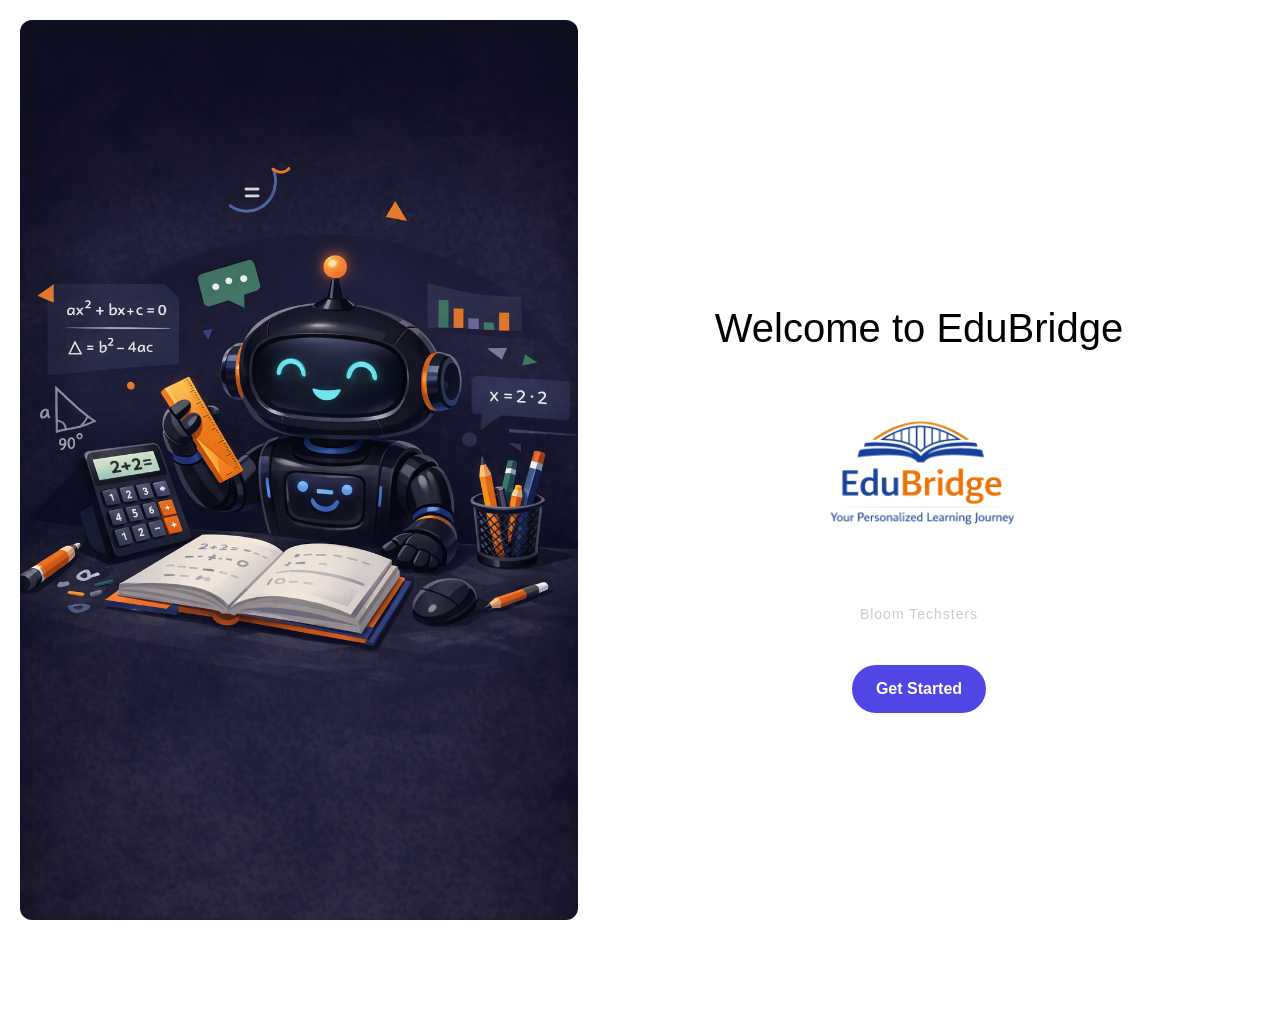
<file: index.html>
<!DOCTYPE html>
<html lang="en">
<head>
  <meta charset="UTF-8">
  <meta name="viewport" content="width=device-width, initial-scale=1.0">
  <title>EduBridge</title>
  <link rel="stylesheet" href="css/style.css">
</head>
<body>

  <div class="page-layout">

    <!-- Left Image -->
    <div class="page-banner">
      <img src="assets/edubridge_robot.png" alt="EduBridgeBot" style="border-radius:12px;">
    </div>

    <!-- Right Content -->
    <div class="page-content">
      <div class="container center">
        <h1>Welcome to EduBridge</h1>
        <img src="assets/logo.png" alt="EduBridge Logo">
        <p class="brand-name">Bloom Techsters</p>
        <a class="btn-primary" href="signup.html">Get Started</a>
      </div>
    </div>

  </div>

</body>
</html>
</file>
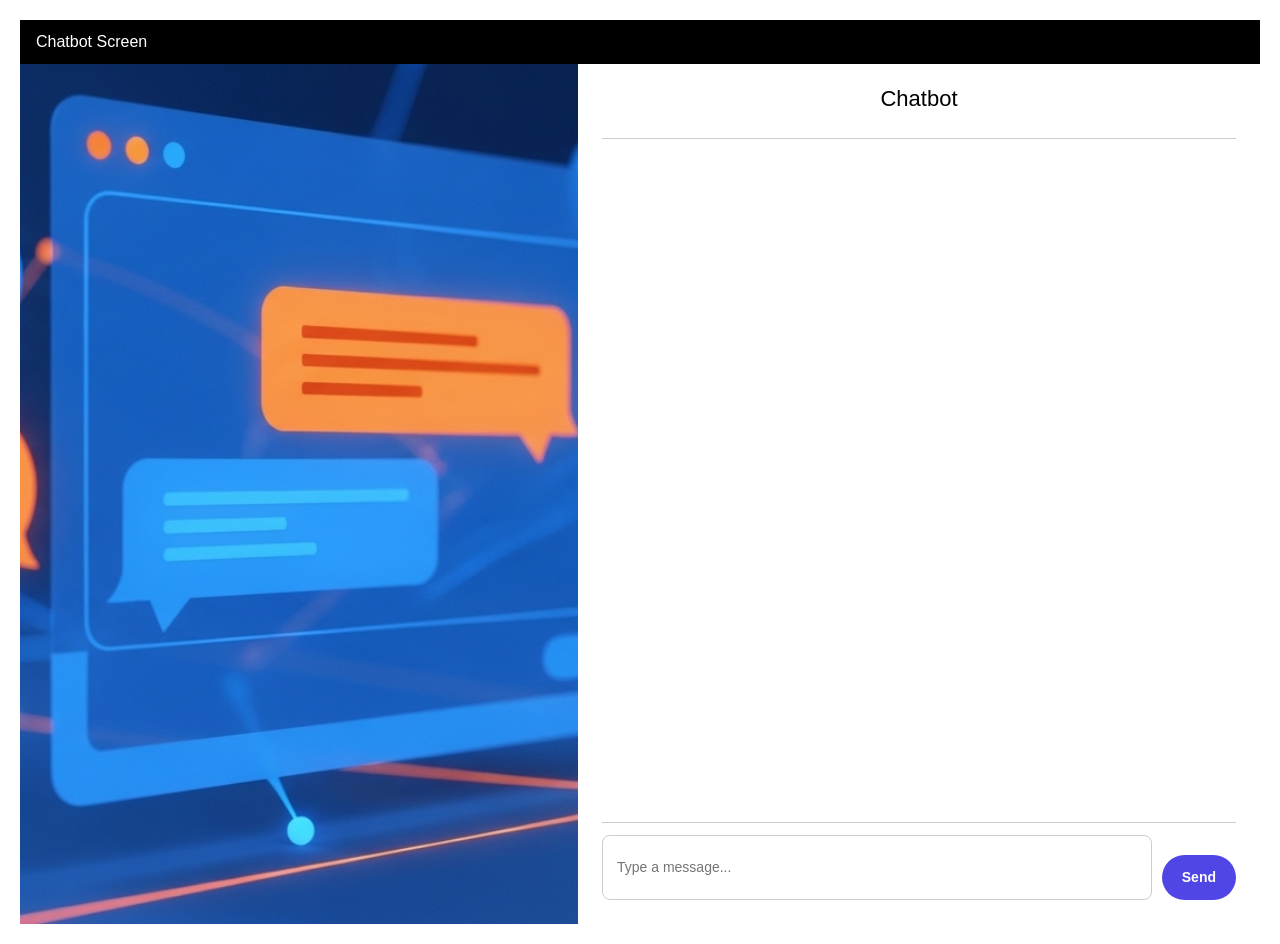
<file: chatbot.html>
<!DOCTYPE html>
<html lang="en">
<head>
  <meta charset="UTF-8">
  <meta name="viewport" content="width=device-width, initial-scale=1.0">
  <title>Chatbot Screen - EduBridge</title>
  <link rel="stylesheet" href="css/style.css">
</head>
<body>

  <header class="topbar">
    <span>Chatbot Screen</span>
  </header>

  <div class="chatbot-layout">

    <!-- Left: Image Panel -->
    <div class="chatbot-banner">
      <img src="assets/chatbox.png" alt="AI Chatbox">
    </div>

    <!-- Right: Chat Panel -->
    <div class="chatbot-panel">

      <h1>Chatbot</h1>
      <hr>

      <!-- Messages -->
      <div id="chat-box"></div>

      <hr>

      <!-- Input -->
      <div class="chat-input">
        <input id="user-input" type="text" placeholder="Type a message...">
        <button id="send-btn" class="btn-primary">Send</button>
      </div>

    </div>
  </div>

  <script src="js/chatbot.js"></script>
</body>
</html>
</file>
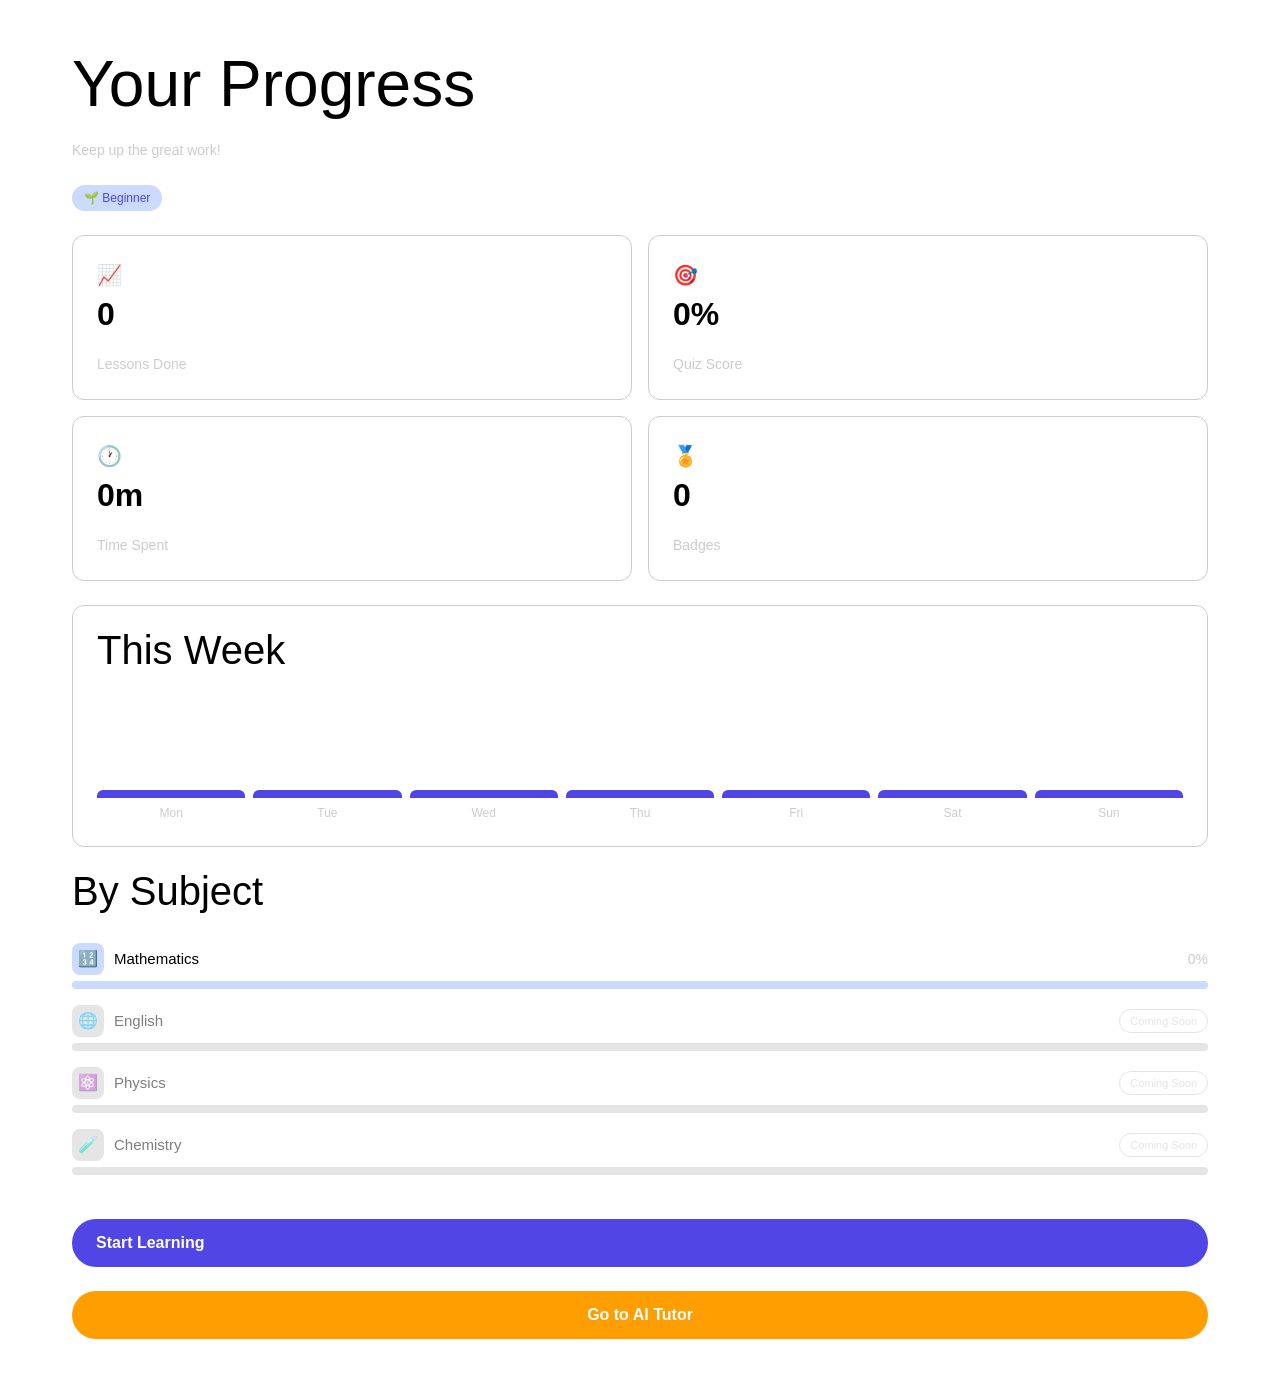
<file: dashboard.html>
<!DOCTYPE html>
<html lang="en">
<head>
  <meta charset="UTF-8">
  <meta name="viewport" content="width=device-width, initial-scale=1.0">
  <title>Dashboard - EduBridge</title>
  <link rel="stylesheet" href="css/style.css">
</head>
<body>

  <div class="dashboard-container">

    <!-- Page Title -->
    <h1>Your Progress</h1>
    <p class="dashboard-subtitle">Keep up the great work!</p>

    <!-- Level Badge -->
    <span id="user-level-badge" class="level-tag"></span>

    <!-- Stat Cards -->
    <div class="stats-grid">

      <div class="stat-card">
        <span class="stat-icon">📈</span>
        <h2 id="lessons-done">0</h2>
        <p>Lessons Done</p>
      </div>

      <div class="stat-card">
        <span class="stat-icon">🎯</span>
        <h2 id="quiz-score">0%</h2>
        <p>Quiz Score</p>
      </div>

      <div class="stat-card">
        <span class="stat-icon">🕐</span>
        <h2 id="time-spent">0m</h2>
        <p>Time Spent</p>
      </div>

      <div class="stat-card">
        <span class="stat-icon">🏅</span>
        <h2 id="badges">0</h2>
        <p>Badges</p>
      </div>

    </div>

    <!-- This Week -->
    <div class="week-card">
      <h3>This Week</h3>
      <!-- Bars are generated dynamically by dashboard.js -->
      <div class="week-chart"></div>
    </div>

    <!-- By Subject -->
    <div class="subject-section">
      <h3>By Subject</h3>

      <!-- Mathematics — Active -->
      <div class="subject-item">
        <div class="subject-header">
          <span class="subject-icon">🔢</span>
          <span class="subject-name">Mathematics</span>
          <span class="subject-percent">0%</span>
        </div>
        <div class="subject-bar">
          <div class="subject-fill" style="width: 0%;"></div>
        </div>
      </div>

      <!-- English — Coming Soon -->
      <div class="subject-item subject-locked">
        <div class="subject-header">
          <span class="subject-icon">🌐</span>
          <span class="subject-name">English</span>
          <span class="coming-soon-badge">Coming Soon</span>
        </div>
        <div class="subject-bar">
          <div class="subject-fill" style="width: 0%;"></div>
        </div>
      </div>

      <!-- Physics — Coming Soon -->
      <div class="subject-item subject-locked">
        <div class="subject-header">
          <span class="subject-icon">⚛️</span>
          <span class="subject-name">Physics</span>
          <span class="coming-soon-badge">Coming Soon</span>
        </div>
        <div class="subject-bar">
          <div class="subject-fill" style="width: 0%;"></div>
        </div>
      </div>

      <!-- Chemistry — Coming Soon -->
      <div class="subject-item subject-locked">
        <div class="subject-header">
          <span class="subject-icon">🧪</span>
          <span class="subject-name">Chemistry</span>
          <span class="coming-soon-badge">Coming Soon</span>
        </div>
        <div class="subject-bar">
          <div class="subject-fill" style="width: 0%;"></div>
        </div>
      </div>

    </div>

    <!-- Navigation -->
    <a class="btn-primary" href="lesson.html">Start Learning</a>
    <a class="btn-secondary" href="chatbot.html">Go to AI Tutor</a>

  </div>

  <script src="js/dashboard.js"></script>
</body>
</html>
</file>
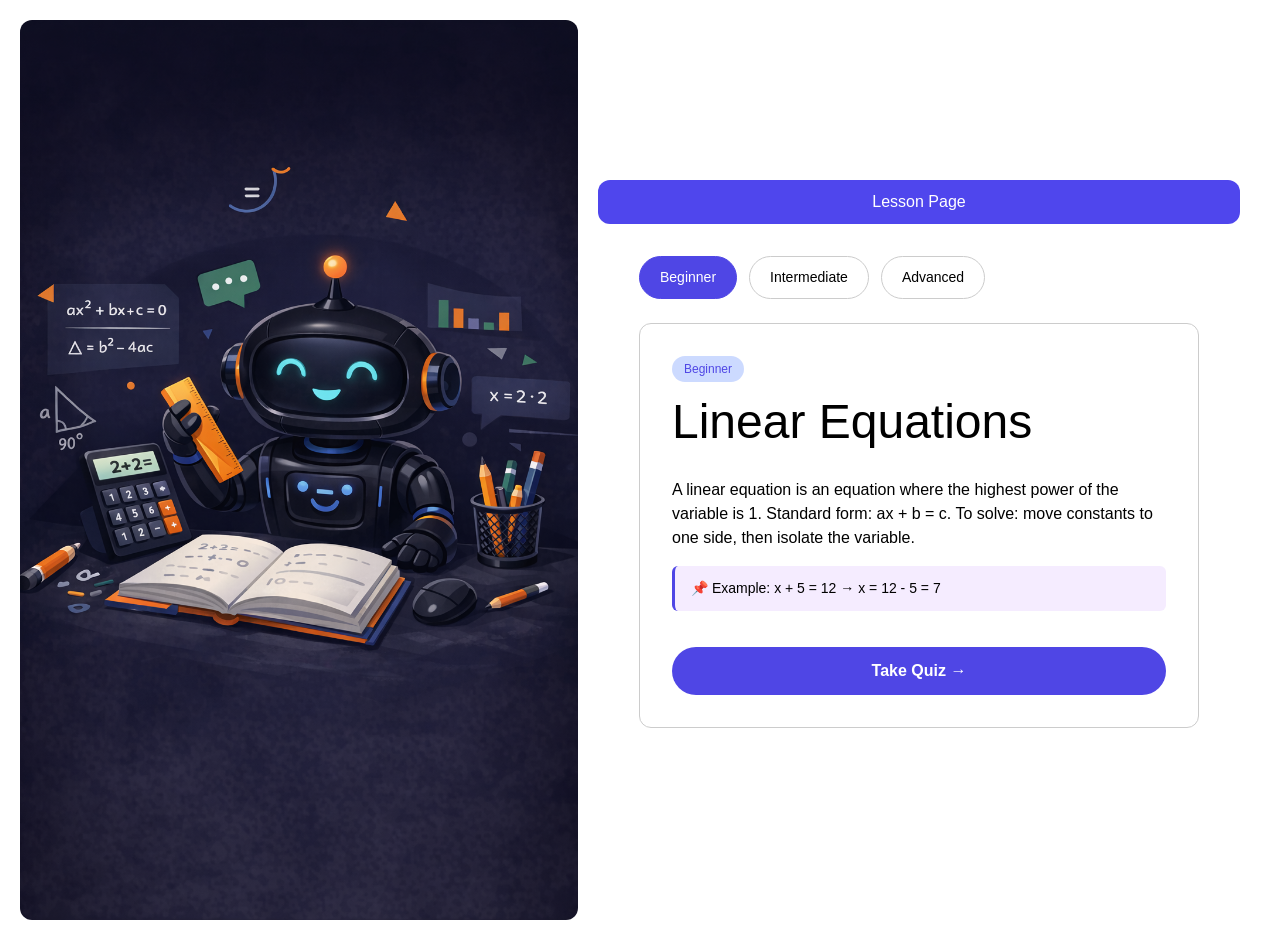
<file: lesson.html>
<!DOCTYPE html>
<html lang="en">
<head>
  <meta charset="UTF-8">
  <meta name="viewport" content="width=device-width, initial-scale=1.0">
  <title>Lesson - EduBridge</title>
  <link rel="stylesheet" href="css/style.css">
</head>
<body>

  <div class="page-layout">

    <!-- Left Image -->
    <div class="page-banner">
      <img src="assets/edubridge_robot.png " alt="EduBridge" style="border-radius:12px;">
    </div>

    <!-- Right Content -->
    <div class="page-content">

      <header class="topbar" style="text-align: center; background-color:#4f46ed;">
        <span >Lesson Page</span>
      </header>

      <div class="lesson-container">

        <!-- Level Selector -->
        <div class="level-selector">
          <button class="level-btn" id="btn-beginner"
            onclick="selectLevel('beginner')">Beginner</button>
          <button class="level-btn" id="btn-intermediate"
            onclick="selectLevel('intermediate')">Intermediate</button>
          <button class="level-btn" id="btn-advanced"
            onclick="selectLevel('advanced')">Advanced</button>
        </div>

        <!-- Lesson Section -->
        <div id="lesson-section" class="lesson-card">
          <span id="level-label" class="level-tag">Beginner</span>
          <h2 id="topic-title"></h2>
          <p id="lesson-content"></p>
          <p id="lesson-example" class="lesson-example"></p>
          <button class="btn-primary" onclick="startQuiz()">Take Quiz →</button>
        </div>

        <!-- Quiz Section -->
        <div id="quiz-section" class="lesson-card" style="display:none;">

          <!-- Quiz Progress Bar -->
          <div class="onboarding-progress-bar">
            <div class="onboarding-progress-fill" id="quiz-progress-fill"></div>
          </div>

          <span id="question-count" class="level-tag"></span>
          <h3 id="question-text"></h3>
          <input type="text" id="answer-input" placeholder="Type your answer here...">
          <p id="answer-feedback"></p>
          <button class="btn-primary" id="submit-btn" onclick="submitAnswer()">Submit</button>

        </div>

        <!-- Result Section -->
        <div id="result-section" class="lesson-card" style="display:none;">
          <span class="level-tag">Quiz Complete! 🎉</span>
          <h3 id="result-score"></h3>
          <p id="result-message"></p>
          <div class="result-actions">
            <button class="btn-primary" id="next-btn" onclick="nextTopic()">Next Lesson →</button>
            <a class="btn-secondary" href="dashboard.html">Back to Dashboard</a>
          </div>
        </div>

      </div>
    </div>

  </div>

  <script src="js/lesson.js"></script>
</body>
</html>
</file>
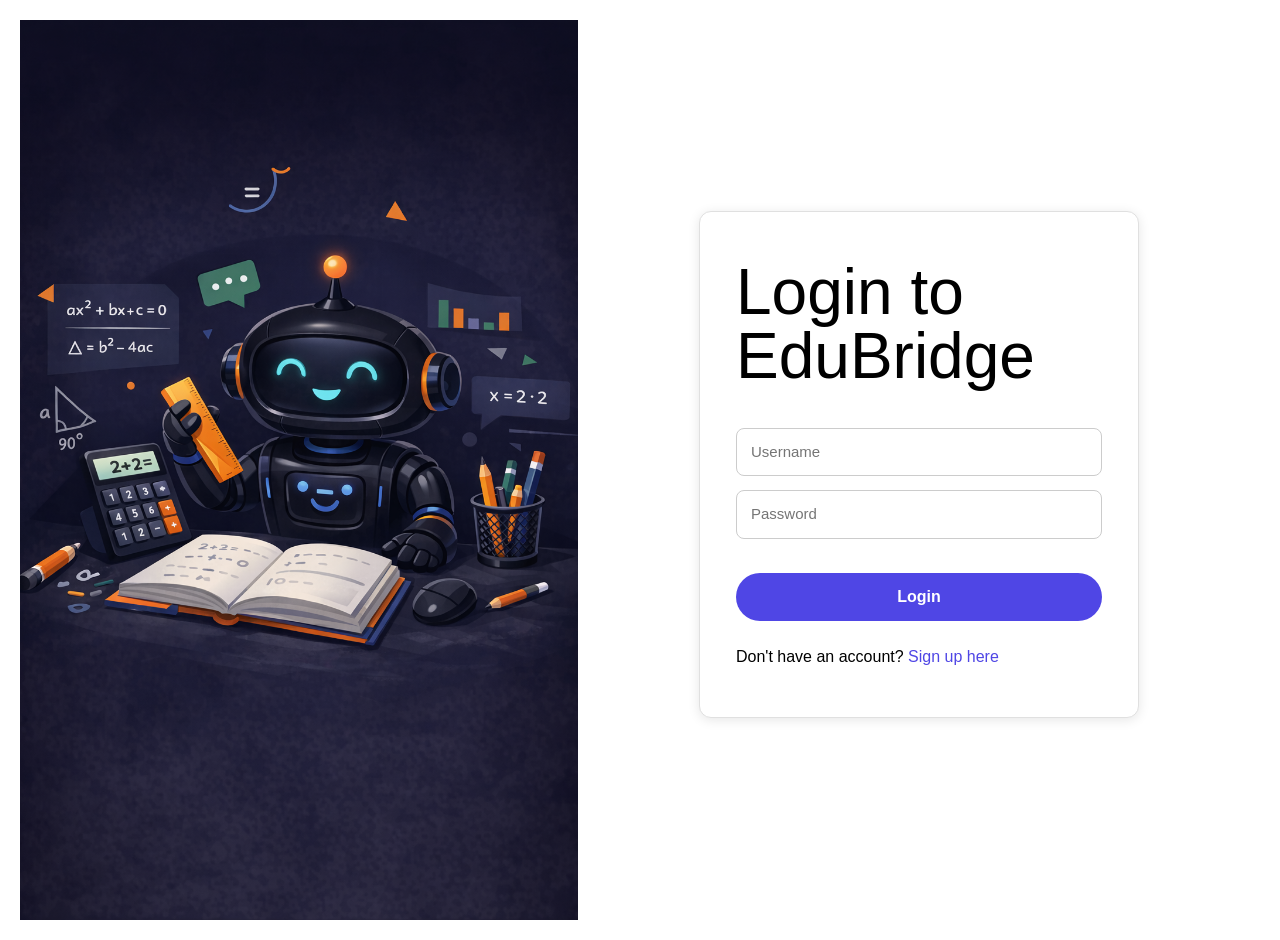
<file: login.html>
<!DOCTYPE html>
<html lang="en">
<head>
  <meta charset="UTF-8">
  <meta name="viewport" content="width=device-width, initial-scale=1.0">
  <title>Login - EduBridge</title>
  <link rel="stylesheet" href="css/style.css">
</head>
<body>

  <div class="page-layout">

    <!-- Left Image -->
    <div class="page-banner">
      <img src="assets/edubridge_robot.png" alt="EduBridge">
    </div>

    <!-- Right Content -->
    <div class="page-content">
      <div class="container">
        <div class="card">
          <h1>Login to EduBridge</h1>
          <form class="login-form">
            <input type="text" name="username" placeholder="Username" required>
            <input type="password" name="password" placeholder="Password" required>
            <button type="submit" class="btn-primary">Login</button>
          </form>
          <p>Don't have an account? <a href="signup.html">Sign up here</a></p>
        </div>
      </div>
    </div>

  </div>

  <script src="js/login.js"></script>
</body>
</html>
</file>
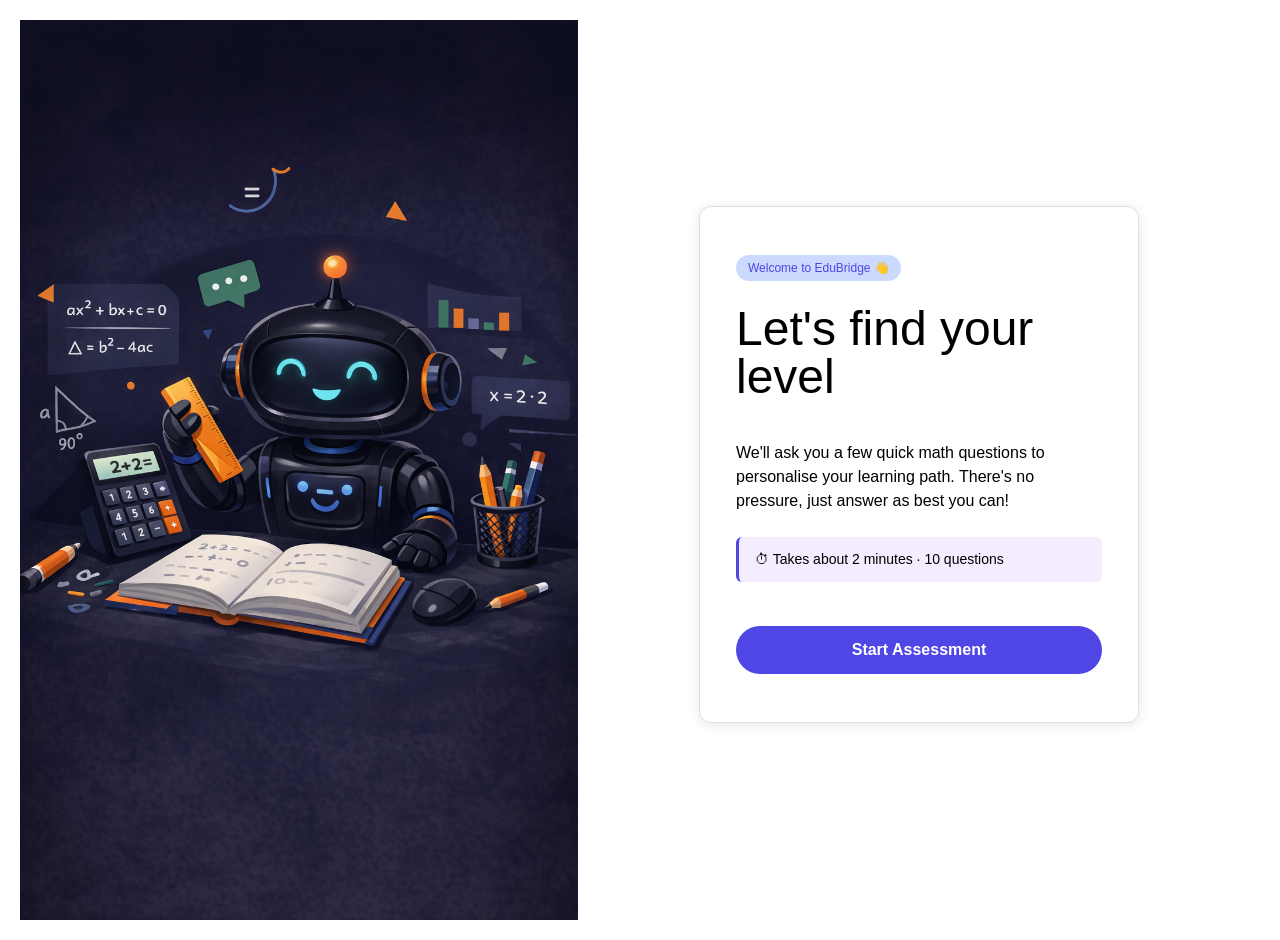
<file: onboarding.html>
<!DOCTYPE html>
<html lang="en">
<head>
  <meta charset="UTF-8">
  <meta name="viewport" content="width=device-width, initial-scale=1.0">
  <title>Get Started - EduBridge</title>
  <link rel="stylesheet" href="css/style.css">
</head>
<body>

  <div class="page-layout">

    <!-- Left Image -->
    <div class="page-banner">
      <img src="assets/edubridge_robot.png" alt="EduBridge">
    </div>

    <!-- Right Content -->
    <div class="page-content">
      <div class="container">

        <!-- Welcome Screen -->
        <div id="welcome-screen" class="card">
          <span class="level-tag">Welcome to EduBridge 👋</span>
          <h2>Let's find your level</h2>
          <p>We'll ask you a few quick math questions to personalise your learning path. There's no pressure, just answer as best you can!</p>
          <p class="lesson-example">⏱ Takes about 2 minutes · 10 questions</p>
          <button class="btn-primary" onclick="startOnboarding()">Start Assessment</button>
        </div>

        <!-- Quiz Screen -->
        <div id="quiz-screen" class="card" style="display:none;">
          <div class="onboarding-progress-bar">
            <div class="onboarding-progress-fill" id="onboarding-progress-fill"></div>
          </div>
          <span id="onboarding-question-count" class="level-tag"></span>
          <h3 id="onboarding-question-text"></h3>
          <div id="onboarding-options" class="quiz-options"></div>
          <p id="onboarding-feedback" class="onboarding-feedback"></p>
        </div>

        <!-- Result Screen -->
        <div id="result-screen" class="card" style="display:none;">
          <span class="level-tag">Assessment Complete 🎉</span>
          <h2 id="assigned-level-title"></h2>
          <p id="assigned-level-desc"></p>
          <p class="lesson-example" id="assigned-score"></p>
          <button class="btn-primary" onclick="goToDashboard()">Go to My Dashboard →</button>
        </div>

      </div>
    </div>

  </div>

  <script src="js/onboarding.js"></script>
</body>
</html>
</file>
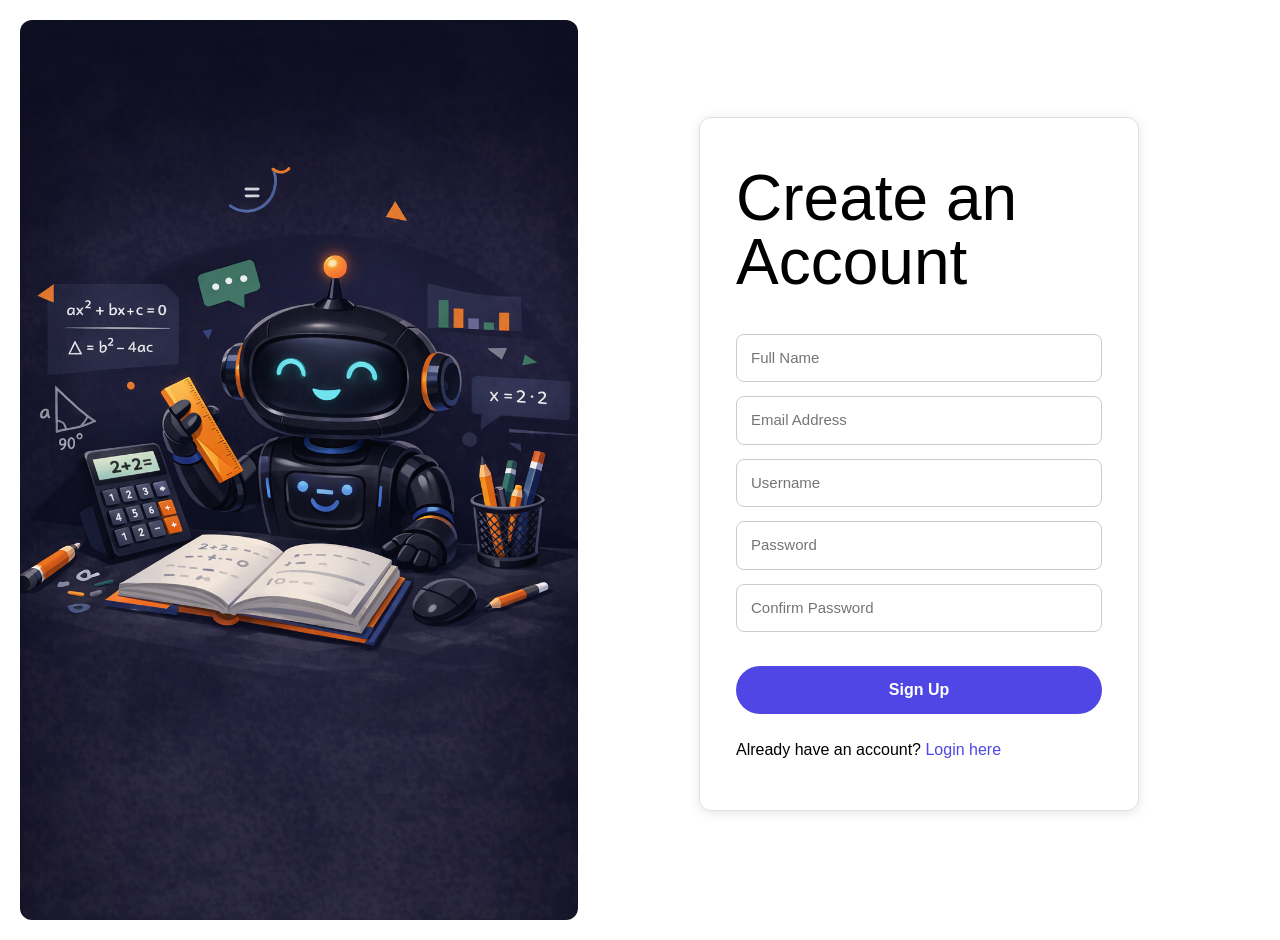
<file: signup.html>
<!DOCTYPE html>
<html lang="en">
<head>
  <meta charset="UTF-8">
  <meta name="viewport" content="width=device-width, initial-scale=1.0">
  <title>Sign Up - EduBridge</title>
  <link rel="stylesheet" href="css/style.css">
</head>
<body>

  <div class="page-layout">

    <!-- Left Image -->
    <div class="page-banner">
      <img src="assets/edubridge_robot.png" alt="EduBridge" style="border-radius:12px;">
    </div>

    <!-- Right Content -->
    <div class="page-content">
      <div class="container">
        <div class="card">
          <h1>Create an Account</h1>
          <form class="signup-form">
            <input type="text" name="fullname" placeholder="Full Name" required>
            <input type="email" name="email" placeholder="Email Address" required>
            <input type="text" name="username" placeholder="Username" required>
            <input type="password" name="password" placeholder="Password" required>
            <input type="password" name="confirm_password" placeholder="Confirm Password" required>
            <button type="submit" class="btn-primary">Sign Up</button>
          </form>
          <p>Already have an account? <a href="login.html">Login here</a></p>
        </div>
      </div>
    </div>

  </div>

  <script src="js/signup.js"></script>
</body>
</html>
</file>
<file: css/style.css>
/* ============================
   GLOBAL STYLES
============================ */
body {
  font-family: Inter, Arial, sans-serif;
  background: #F5F5F5;
  margin: 0;
  padding: 20px;
  color: #000000;
}

.container {
  width: 100%;
  max-width: 420px;
}

.center {
  text-align: center;
}

/* ============================
   HEADINGS
============================ */
h1, h2, h3 {
  font-family: "Circular Std", Arial, sans-serif;
  margin-bottom: 16px;
}

h1 {
  font-size: 28px;
  font-weight: bold;
}

h2 {
  font-size: 22px;
  font-weight: 600;
}

/* ============================
   BUTTONS
============================ */
.btn-primary {
  display: inline-block;
  background: #4A5AE2;
  color: white;
  padding: 12px 20px;
  border-radius: 8px;
  text-decoration: none;
  font-weight: 600;
  margin-top: 20px;
}

.btn-primary:hover {
  background: #3A4AC0;
}

.btn-secondary {
  background: #F5A623;
  color: white;
  padding: 12px 20px;
  border-radius: 8px;
  text-decoration: none;
  font-weight: 600;
}

/* ============================
   CARDS
============================ */
.card {
  background: white;
  padding: 16px;
  border-radius: 8px;
  margin-bottom: 12px;
  border: 1px solid #E0E0E0;
}

/* ============================
   CHATBOX
============================ */
.chat-box {
  height: 300px;
  overflow-y: auto;
  background: white;
  padding: 12px;
  border-radius: 8px;
  border: 1px solid #DDD;
  margin-bottom: 12px;
}

.chat-input {
  display: flex;
  gap: 10px;
}

.chat-input input {
  flex: 1;
  padding: 12px;
  border-radius: 8px;
  border: 1px solid #CCC;
}

/* ============================
   LESSON LIST
============================ */
.lesson-item {
  background: white;
  padding: 16px;
  border-radius: 8px;
  margin-bottom: 10px;
  border: 1px solid #DDD;
  cursor: pointer;
}

.lesson-item:hover {
  background: #F0F0FF;
}

/* ================================
   EDUBRIDGE DESIGN SYSTEM
   ================================ */

/* Google Fonts Import */
@import url('https://fonts.googleapis.com/css2?family=Onest:wght@400;500;700&family=Inter:wght@400;500;700&display=swap');

/* ================================
   CSS VARIABLES
   ================================ */
:root {
  /* Primary Colors */
  --primary:    #4F46E5;
  --primary-1:  #4F46E5;
  --primary-2:  #9B9BFF;
  --primary-3:  #CCDAFF;
  --primary-4:  #F5ECFF;

  /* Secondary Colors */
  --secondary-1: #FF9E00;
  --secondary-2: #FFD899;
  --secondary-3: #FFECCC;
  --secondary-4: #FFFBE5;

  /* Background & Text */
  --background: #FFFFFF;
  --text-dark:  #000000;
  --text-light: #FFFFFF;
  --text-muted: #CCCCCC;

  /* Typography */
  --font-heading: 'Onest', sans-serif;
  --font-body:    'Inter', sans-serif;
}

/* ================================
   RESET & BASE
   ================================ */
* {
  margin: 0;
  padding: 0;
  box-sizing: border-box;
}

body {
  font-family: var(--font-body);
  background-color: var(--background);
  color: var(--text-dark);
}

/* ================================
   TYPOGRAPHY
   ================================ */
h1, h2, h3, h4, h5, h6 {
  font-family: var(--font-heading);
  font-weight: 400;
  line-height: 100%;
  letter-spacing: 0%;
}

h1 { font-size: 64px; }
h2 { font-size: 48px; }
h3 { font-size: 40px; }
h4 { font-size: 32px; }
h5 { font-size: 24px; }
h6 { font-size: 20px; }

p, input, button, a, span, label {
  font-family: var(--font-body);
  font-size: 16px;
  line-height: 150%;
}

/* ================================
   BUTTONS
   ================================ */

/* Primary Button */
.btn-primary {
  background-color: var(--primary);
  color: var(--text-light);
  border: none;
  padding: 12px 24px;
  border-radius: 999px;
  font-family: var(--font-body);
  font-size: 16px;
  cursor: pointer;
  transition: background-color 0.2s;
}

.btn-primary:hover {
  background-color: var(--primary-2);
}

/* Secondary Button */
.btn-secondary {
  background-color: var(--secondary-1);
  color: var(--text-light);
  border: none;
  padding: 12px 24px;
  border-radius: 999px;
  font-family: var(--font-body);
  font-size: 16px;
  cursor: pointer;
  transition: background-color 0.2s;
}

.btn-secondary:hover {
  background-color: var(--secondary-2);
  color: var(--text-dark);
}

/* Disabled Button */
.btn-disabled,
button:disabled {
  background-color: var(--text-muted);
  color: var(--text-dark);
  border: none;
  padding: 12px 24px;
  border-radius: 999px;
  font-size: 16px;
  cursor: not-allowed;
}

/* ================================
   TOPBAR
   ================================ */
header {
  background-color: var(--text-dark);
  color: var(--text-light);
  padding: 10px 16px;
  font-size: 14px;
  font-family: var(--font-body);
}

/* ================================
   LAYOUT
   ================================ */
.container {
  width: 100%;
  max-width: 480px;
  margin: 0 auto;
  padding: 20px;
}

/* ================================
   CARD
   ================================ */
.card {
  background-color: var(--background);
  padding: 48px 36px;
  border-radius: 12px;
  box-shadow: 0 2px 12px rgba(0, 0, 0, 0.1);
  display: flex;
  flex-direction: column;
  gap: 24px;
}

/* ================================
   FORMS (Login & Signup)
   ================================ */
.login-form,
.signup-form {
  display: flex;
  flex-direction: column;
  gap: 12px;
}

input[type="text"],
input[type="email"],
input[type="password"] {
  width: 100%;
  padding: 12px 14px;
  border: 1px solid var(--text-muted);
  border-radius: 8px;
  font-size: 15px;
  font-family: var(--font-body);
  outline: none;
  transition: border-color 0.2s;
}

input[type="text"]:focus,
input[type="email"]:focus,
input[type="password"]:focus {
  border-color: var(--primary);
}

/* ================================
   DASHBOARD
   ================================ */
.dashboard-card {
  border: 2px solid var(--primary);
  border-radius: 10px;
  padding: 20px;
  margin-top: 16px;
  display: flex;
  flex-direction: column;
  gap: 16px;
}

.progress-section {
  display: flex;
  flex-direction: column;
  gap: 8px;
}

.progress-header {
  display: flex;
  justify-content: space-between;
  font-size: 15px;
  font-family: var(--font-body);
}

.progress-bar {
  width: 100%;
  height: 10px;
  background-color: var(--primary-3);
  border-radius: 6px;
  overflow: hidden;
}

.progress-fill {
  height: 100%;
  background-color: var(--primary);
  border-radius: 6px;
  transition: width 0.4s ease;
}

hr {
  border: none;
  border-top: 1px solid var(--text-muted);
}

.course-list {
  display: flex;
  flex-direction: column;
  gap: 14px;
}

.course-item {
  padding: 16px 18px;
  border: 1px solid var(--text-muted);
  border-radius: 10px;
  font-size: 15px;
  background-color: var(--background);
  cursor: pointer;
  transition: background-color 0.2s, border-color 0.2s;
}

.course-item:hover {
  background-color: var(--primary-4);
  border-color: var(--primary);
}

/* ================================
   QUIZ PAGE
   ================================ */
.question {
  font-size: 16px;
  text-align: center;
  margin-bottom: 24px;
  font-family: var(--font-body);
  color: var(--text-dark);
}

.quiz-form {
  display: flex;
  flex-direction: column;
  gap: 14px;
}

.option {
  display: flex;
  align-items: center;
  gap: 12px;
  padding: 16px 18px;
  border: 1px solid var(--text-muted);
  border-radius: 10px;
  cursor: pointer;
  font-size: 15px;
  background-color: var(--background);
  transition: background-color 0.2s, border-color 0.2s;
}

.option:hover {
  background-color: var(--primary-4);
  border-color: var(--primary);
}

.option input[type="radio"] {
  display: none;
}

.option input[type="radio"]:checked + span {
  font-weight: bold;
  color: var(--primary);
}

/* ================================
   CHATBOT PAGE
   ================================ */
.chatbot-layout {
  display: flex;
  flex-direction: row;
  height: calc(100vh - 40px);
}

.chatbot-banner {
  width: 45%;
  background-color: var(--text-muted);
  display: flex;
  align-items: center;
  justify-content: center;
  overflow: hidden;
}

.chatbot-banner img {
  width: 100%;
  height: 100%;
  object-fit: cover;
}

.chatbot-panel {
  width: 55%;
  display: flex;
  flex-direction: column;
  padding: 24px;
  gap: 12px;
}

.chatbot-panel h1 {
  text-align: center;
  font-size: 22px;
  font-family: var(--font-heading);
}

.chatbot-panel hr {
  border: none;
  border-top: 1px solid var(--text-muted);
}

#chat-box {
  flex: 1;
  overflow-y: auto;
  display: flex;
  flex-direction: column;
  gap: 12px;
  padding: 8px 0;
}

.message-row {
  display: flex;
  align-items: flex-start;
  gap: 10px;
}

.message-row.user {
  flex-direction: row;
}

.message-row.ai {
  flex-direction: row-reverse;
}

.avatar {
  width: 36px;
  height: 36px;
  border-radius: 50%;
  background-color: var(--primary-3);
  flex-shrink: 0;
}

.message-row.ai .avatar {
  background-color: var(--secondary-2);
}

.bubble {
  padding: 10px 14px;
  border: 1px solid var(--text-muted);
  border-radius: 10px;
  font-size: 14px;
  max-width: 70%;
  background-color: var(--background);
  font-family: var(--font-body);
}

.chat-input {
  display: flex;
  gap: 10px;
}

#user-input {
  flex: 1;
  padding: 12px 14px;
  border: 1px solid var(--text-muted);
  border-radius: 8px;
  font-size: 14px;
  font-family: var(--font-body);
  outline: none;
}

#user-input:focus {
  border-color: var(--primary);
}

#send-btn {
  padding: 12px 20px;
  border: none;
  border-radius: 999px;
  background-color: var(--primary);
  color: var(--text-light);
  font-size: 14px;
  font-family: var(--font-body);
  cursor: pointer;
  transition: background-color 0.2s;
}

#send-btn:hover {
  background-color: var(--primary-2);
}

/* ================================
   LINKS
   ================================ */
a {
  color: var(--primary);
  text-decoration: none;
}

a:hover {
  text-decoration: underline;
}

/* ================================
   DASHBOARD - PROGRESS PAGE
   ================================ */

.dashboard-container {
  max-width: 1200px;
  margin: 0 auto;
  padding: 32px;
  display: flex;
  flex-direction: column;
  gap: 24px;
}

.dashboard-subtitle {
  margin-top: -16px;
  font-size: 14px;
  color: var(--text-muted);
}

/* Stat Cards Grid */
.stats-grid {
  display: grid;
  grid-template-columns: 1fr 1fr;
  gap: 16px;
}

.stat-card {
  border: 1px solid var(--text-muted);
  border-radius: 12px;
  padding: 24px;
  display: flex;
  flex-direction: column;
  gap: 8px;
}

.stat-icon {
  font-size: 20px;
}

.stat-card h2 {
  font-size: 32px;
  font-family: var(--font-heading);
  font-weight: 700;
}

.stat-card p {
  font-size: 14px;
  color: var(--text-muted);
}

/* This Week Chart */
.week-card {
  border: 1px solid var(--text-muted);
  border-radius: 12px;
  padding: 24px;
  display: flex;
  flex-direction: column;
  gap: 16px;
}

.week-chart {
  display: flex;
  align-items: flex-end;
  justify-content: space-between;
  height: 120px;
  gap: 8px;
}

.day-bar {
  flex: 1;
  display: flex;
  flex-direction: column;
  align-items: center;
  justify-content: flex-end;
  height: 100%;
  gap: 6px;
}

.bar {
  width: 100%;
  background-color: var(--primary);
  border-radius: 6px 6px 0 0;
  min-height: 8px;
}

.day-bar span {
  font-size: 12px;
  color: var(--text-muted);
}

/* By Subject */
.subject-section {
  display: flex;
  flex-direction: column;
  gap: 16px;
}

.subject-item {
  display: flex;
  flex-direction: column;
  gap: 6px;
}

.subject-header {
  display: flex;
  align-items: center;
  gap: 10px;
}

.subject-icon {
  width: 32px;
  height: 32px;
  border-radius: 8px;
  background-color: var(--primary-3);
  display: flex;
  align-items: center;
  justify-content: center;
  font-size: 16px;
}

.subject-name {
  flex: 1;
  font-size: 15px;
  font-weight: 500;
}

.subject-percent {
  font-size: 14px;
  color: var(--text-muted);
}

.subject-bar {
  width: 100%;
  height: 8px;
  background-color: var(--primary-3);
  border-radius: 999px;
  overflow: hidden;
}

.subject-fill {
  height: 100%;
  background-color: var(--primary);
  border-radius: 999px;
}

/* Locked subject */
.subject-locked {
  opacity: 0.5;
  pointer-events: none;
}

.subject-locked .subject-icon {
  background-color: var(--text-muted);
}

.subject-locked .subject-bar {
  background-color: var(--text-muted);
}

/* Coming Soon badge */
.coming-soon-badge {
  font-size: 11px;
  padding: 3px 10px;
  border-radius: 999px;
  border: 1px solid var(--text-muted);
  color: var(--text-muted);
  font-family: var(--font-body);
}


/* ================================
   LESSON PAGE
   ================================ */

.lesson-container {
  max-width: 680px;
  margin: 0 auto;
  padding: 32px;
  display: flex;
  flex-direction: column;
  gap: 24px;
}

.level-selector {
  display: flex;
  gap: 12px;
}

.level-btn {
  padding: 10px 20px;
  border: 1px solid var(--text-muted);
  border-radius: 999px;
  background-color: var(--background);
  font-family: var(--font-body);
  font-size: 14px;
  cursor: pointer;
  transition: all 0.2s;
}

.level-btn:hover {
  border-color: var(--primary);
  color: var(--primary);
}

.active-level {
  background-color: var(--primary);
  color: var(--text-light);
  border-color: var(--primary);
}

.lesson-card {
  border: 1px solid var(--text-muted);
  border-radius: 12px;
  padding: 32px;
  display: flex;
  flex-direction: column;
  gap: 16px;
}

.level-tag {
  font-size: 12px;
  padding: 4px 12px;
  border-radius: 999px;
  background-color: var(--primary-3);
  color: var(--primary);
  width: fit-content;
  font-family: var(--font-body);
}

.lesson-example {
  background-color: var(--primary-4);
  border-left: 3px solid var(--primary);
  padding: 12px 16px;
  border-radius: 6px;
  font-size: 14px;
}

/* ================================
   ONBOARDING PAGE
   ================================ */

.onboarding-container {
  max-width: 620px;
  margin: 60px auto;
  padding: 24px;
}

.onboarding-progress-bar {
  width: 100%;
  height: 6px;
  background-color: var(--primary-3);
  border-radius: 999px;
  overflow: hidden;
}

.onboarding-progress-fill {
  height: 100%;
  background-color: var(--primary);
  border-radius: 999px;
  transition: width 0.4s ease;
}

.quiz-options {
  display: flex;
  flex-direction: column;
  gap: 12px;
}

.option-btn {
  width: 100%;
  padding: 14px 18px;
  text-align: left;
  border: 1px solid var(--text-muted);
  border-radius: 10px;
  background-color: var(--background);
  font-family: var(--font-body);
  font-size: 15px;
  cursor: pointer;
  transition: border-color 0.2s, background-color 0.2s;
}

.option-btn:hover:not(:disabled) {
  border-color: var(--primary);
  background-color: var(--primary-4);
}

.option-correct {
  border-color: green !important;
  background-color: #e6f9ec !important;
  font-weight: bold;
}

.option-wrong {
  border-color: red !important;
  background-color: #fde8e8 !important;
}

.onboarding-feedback {
  font-size: 14px;
  font-family: var(--font-body);
  min-height: 20px;
}

.result-actions {
  display: flex;
  flex-direction: column;
  gap: 12px;
}

.btn-secondary {
  text-align: center;
}

#submit-btn:disabled {
  background-color: var(--text-muted);
  cursor: not-allowed;
}

/* ================================
   LANDING PAGE
   ================================ */


.container.center {
  display: flex;
  flex-direction: column;
  align-items: center;
  justify-content: center;
  min-height: 100vh;
  gap: 20px;
  text-align: center;
}

.container.center img {
  width: 300px;
  height: auto;
}

.brand-name {
  font-size: 14px;
  color: var(--text-muted);
  text-align: center;
  letter-spacing: 1px;
}

.container.center h1 {
  font-size: 40px;
  white-space: nowrap;
}

/* ================================
   AUTH PAGES (Login & Signup)
   ================================ */

.auth-layout {
  display: flex;
  align-items: center;
  justify-content: center;
  min-height: 100vh;
  background-color: var(--background);
}

.auth-card {
  width: 100%;
  max-width: 480px;
  padding: 48px 40px;
  border: 1px solid var(--text-muted);
  border-radius: 12px;
  display: flex;
  flex-direction: column;
  gap: 24px;
  box-shadow: 0 4px 20px rgba(0, 0, 0, 0.06);
}

.auth-card h1 {
  font-size: 28px;
  font-family: var(--font-heading);
  text-align: center;
}

.signup-form,
.login-form {
  display: flex;
  flex-direction: column;
  gap: 14px;
}

.auth-card p {
  text-align: center;
  font-size: 14px;
  color: var(--text-muted);
}

/* ================================
   SHARED TWO-COLUMN LAYOUT
   ================================ */
.page-layout {
  display: flex;
  flex-direction: row;
  min-height: 100vh;
  width: 100%;
}

.page-banner {
  width: 45%;
  position: sticky;
  top: 0;
  height: 100vh;
  overflow: hidden;
  flex-shrink: 0;
}

.page-banner img {
  width: 100%;
  height: 100%;
  object-fit: cover;
  display: block;
}

.page-content {
  width: 55%;
  display: flex;
  flex-direction: column;
  justify-content: center;
  align-items: center;
  overflow-y: auto;
  padding: 40px 20px;
}

/* Center content vertically on welcome/index page */
.page-content.center,
.page-content .container.center {
  justify-content: center;
  align-items: center;
  text-align: center;
  height: 100%;
  flex: 1;
  display: flex;
  flex-direction: column;
  gap: 20px;
}

/* Topbar inside page-content */
.page-content .topbar {
  width: 100%;
  flex-shrink: 0;
  border-radius: 12px;
}

/* Lesson container inside page-content */
.lesson-container {
  width: 100%;
  max-width: 600px;
  margin: 0 auto;
  padding: 32px 20px;
  display: flex;
  flex-direction: column;
  gap: 24px;
}
</file>
